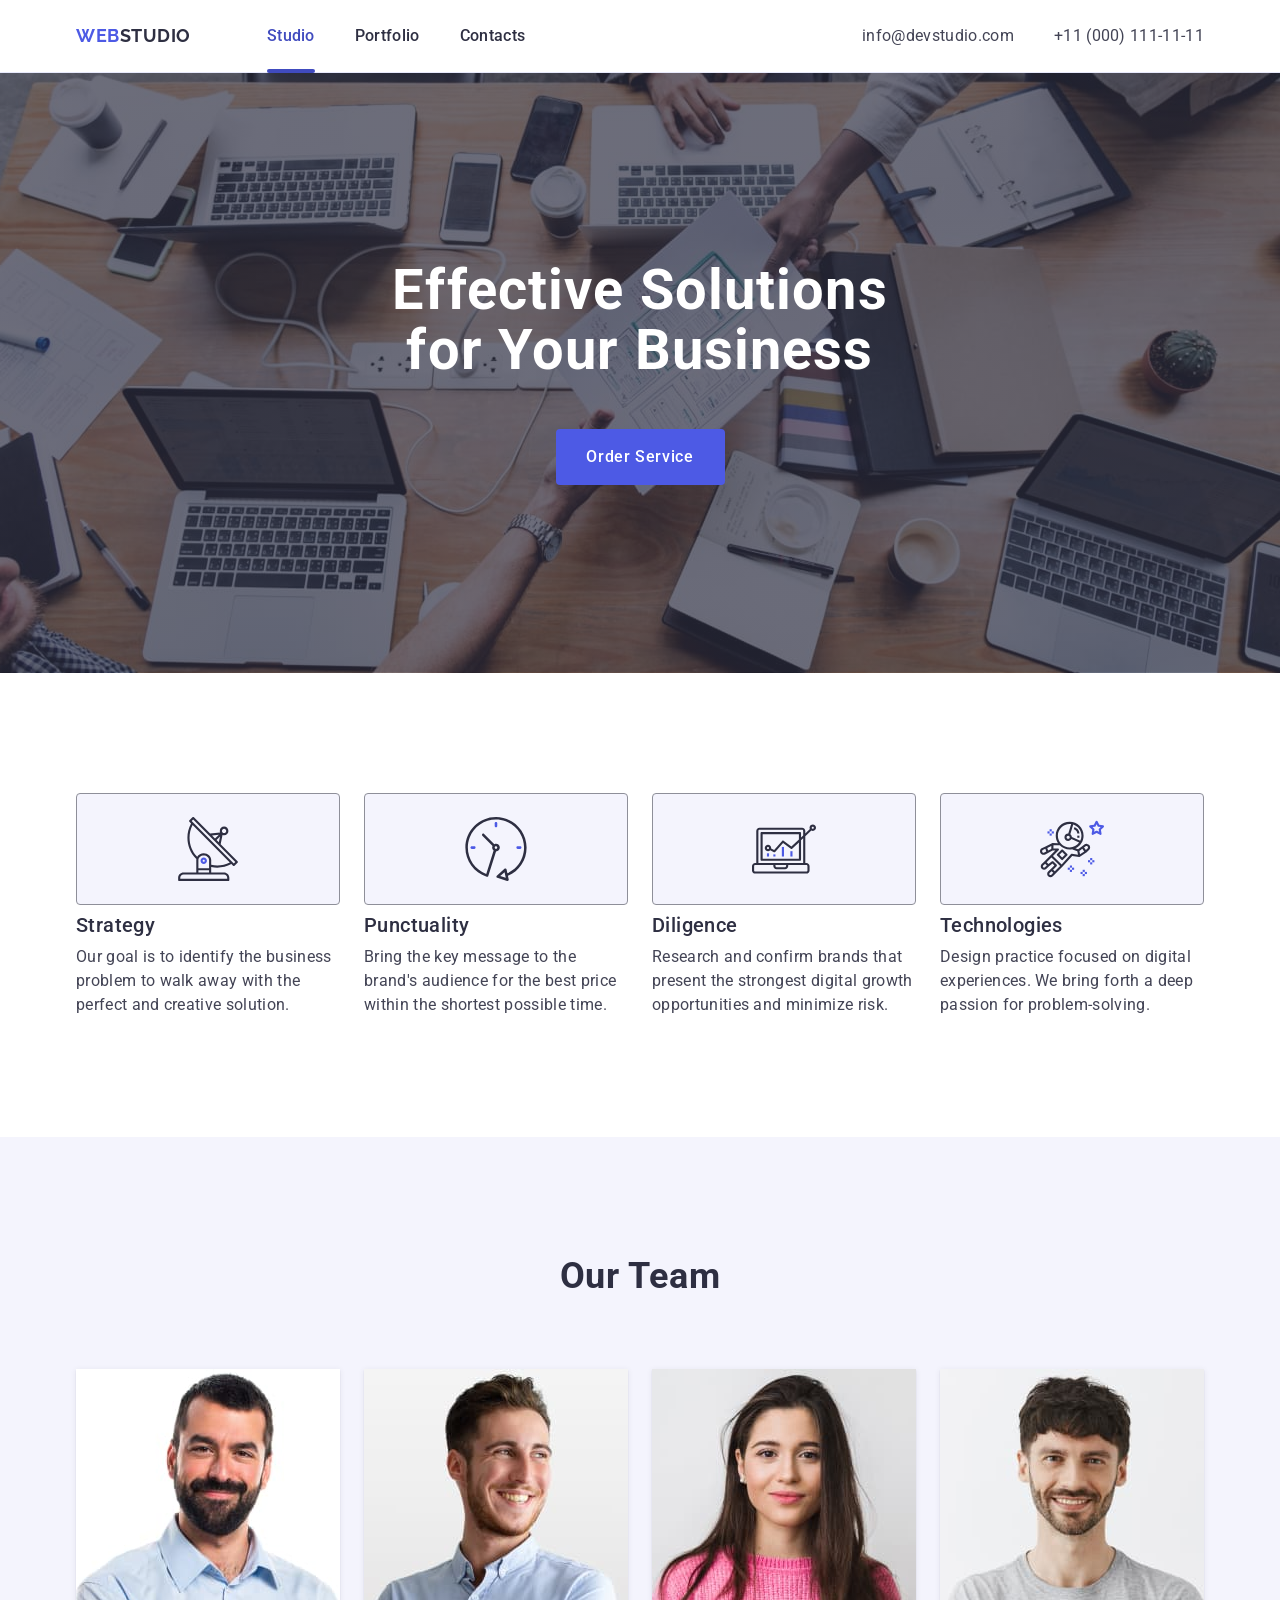
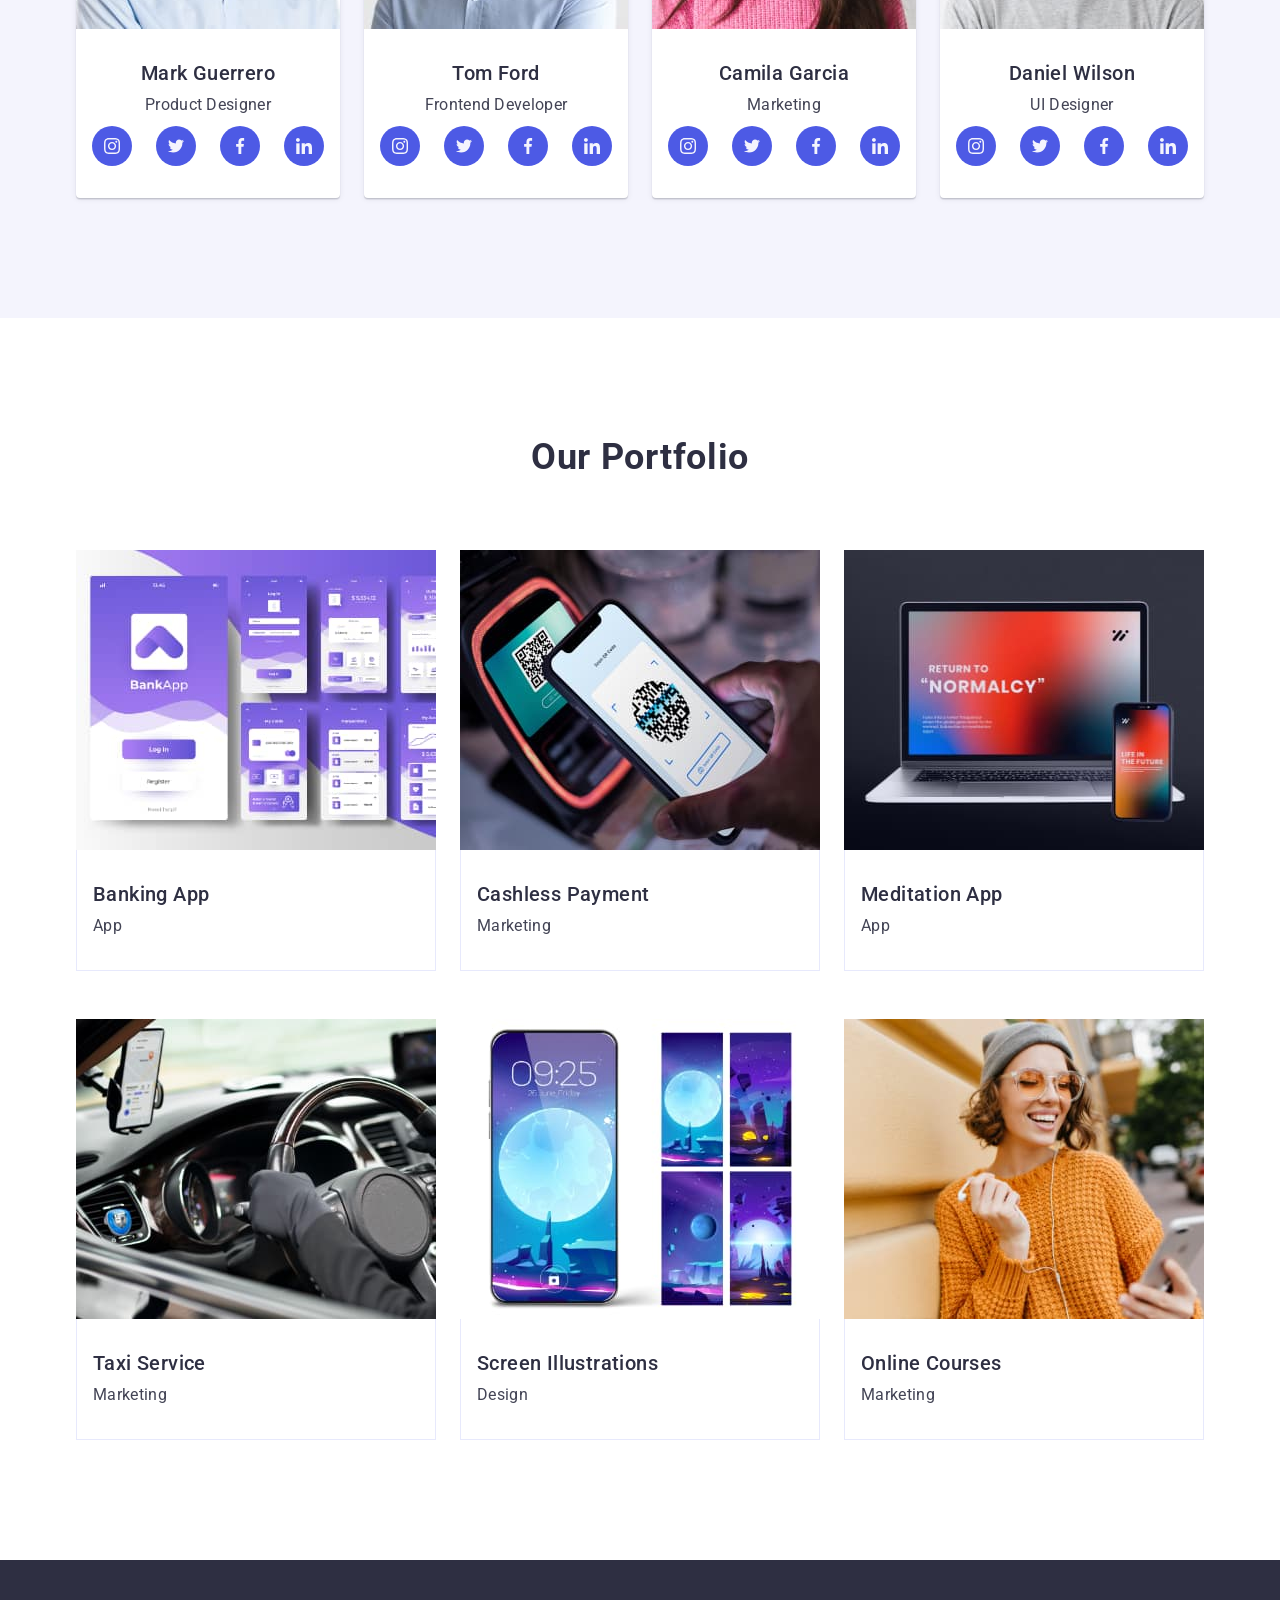
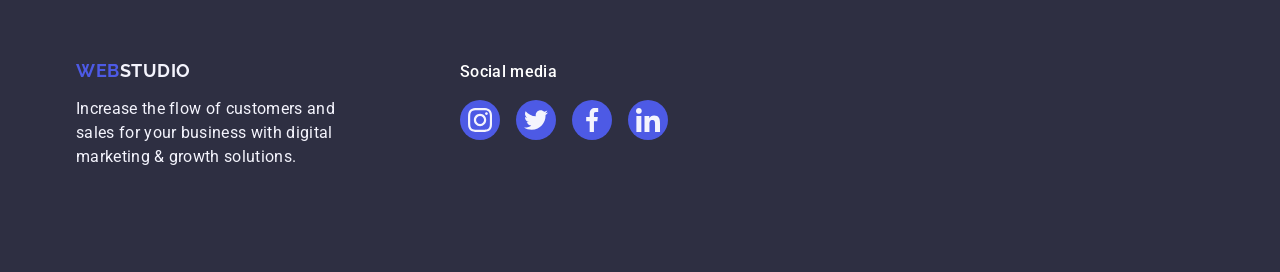
<file: index.html>
<!DOCTYPE html>
<html lang="en">

<head>
    <meta charset="utf-8">
    <meta http-equiv="X-UA-Compatible" content="IE=edge">
    <meta name="viewport" content="width=device-width, initial-scale=1.0">
    <title>WebStudio</title>
    <link rel="stylesheet" href="https://cdnjs.cloudflare.com/ajax/libs/modern-normalize/2.0.0/modern-normalize.min.css"
        integrity="sha512-4xo8blKMVCiXpTaLzQSLSw3KFOVPWhm/TRtuPVc4WG6kUgjH6J03IBuG7JZPkcWMxJ5huwaBpOpnwYElP/m6wg=="
        crossorigin="anonymous" referrerpolicy="no-referrer">
    <link rel="preconnect" href="https://fonts.googleapis.com">
    <link rel="preconnect" href="https://fonts.gstatic.com" crossorigin>
    <link href="https://fonts.googleapis.com/css2?family=Raleway:wght@700&family=Roboto:wght@400;500;700&display=swap"
        rel="stylesheet">
    <link rel="stylesheet" href="./css/styles.css" />
</head>

<body>
    <!--sekcja header-->
    <header class="first-line">
        <!--navigation-->
        <div class="div-container container">
            <nav class="top-line">
                <a href="./index.html" class="web">Web<span class="studio">Studio</span></a>
                <ul class="list-nav">
                    <li>
                        <a class="menu-nav studio-link" href="./index.html">Studio</a>
                    </li>
                    <li>
                        <a class="menu-nav" href="">Portfolio</a>
                    </li>
                    <li>
                        <a class="menu-nav" href="">Contacts</a>
                    </li>
                </ul>
            </nav>
            <!--address link-->
            <address class="address">
                <ul class="contact-list">
                    <li>
                        <a class="contact" href="mailto:info@devstudio.com">info@devstudio.com</a>
                    </li>
                    <li>
                        <a class="contact" href="tel:+110001111111">+11 (000) 111-11-11</a>
                    </li>
                </ul>
            </address>
        </div>
    </header>
    <main>
        <!--pierwsza sekcja-->
        <section class="first-section">
            <div class="container">
                <h1 class="page-title">Effective Solutions for Your Business</h1>
                <button class="service-button" type="button">Order Service</button>
            </div>
        </section>
        <!--druga sekcja-->
        <section class="section-text">
            <div class="container">
                <h2 class="visually-hidden">hidden-header</h2>
                <ul class="list-title">
                    <li class="list-item">
                        <div class="div-list-icon">
                            <svg class="list-icon" width="64" height="64">
                                <use href="./images/icons.svg#icon-antenna.icon"></use>
                            </svg>
                        </div>
                        <h3 class="title">Strategy</h3>
                        <p class="text">Our goal is to identify the business
                            problem to walk away with the perfect and creative solution.</p>
                    </li>
                    <li class="list-item">
                        <div class="div-list-icon">
                            <svg class="list-icon" width="64" height="64">
                                <use href="./images/icons.svg#icon-clock.icon"></use>
                            </svg>
                        </div>
                        <h3 class="title">Punctuality</h3>
                        <p class="text">Bring the key message to the brand's audience for the best price within the
                            shortest
                            possible
                            time.</p>
                    </li>
                    <li class="list-item">
                        <div class="div-list-icon">
                            <svg class="list-icon" width="64" height="64">
                                <use href="./images/icons.svg#icon-diagram.icon"></use>
                            </svg>
                        </div>
                        <h3 class="title">Diligence</h3>
                        <p class="text">Research and confirm brands that present the strongest digital growth
                            opportunities
                            and minimize
                            risk.</p>
                    </li>
                    <li class="list-item">
                        <div class="div-list-icon">
                            <svg class="list-icon" width="64" height="64">
                                <use href="./images/icons.svg#icon-astronaut.icon"></use>
                            </svg>
                        </div>
                        <h3 class="title">Technologies</h3>
                        <p class="text">Design practice focused on digital experiences. We bring forth a deep passion
                            for
                            problem-solving.</p>
                    </li>
                </ul>
            </div>
        </section>
        <!--trzecia sekcja-->
        <section class="team-section">
            <div class="container">
                <h2 class="our-team">Our Team</h2>
                <ul class="team-list">
                    <li class="team-card">
                        <img src="./images/teammate1.jpg" alt="Product Designer" width="264">
                        <div class="div-portfolio">
                            <h3 class="team-mate">Mark Guerrero</h3>
                            <p class="position">Product Designer</p>
                            <ul class="list-icon-social-media">
                                <li class="icon-social-media">
                                    <a href="https://instagram.com/" class="social-media-link" target="_blank">
                                        <svg class="traling-icons" width="16" height="16">
                                            <use href="./images/icons.svg#icon-instagram.icon"></use>
                                        </svg>
                                    </a>
                                </li>
                                <li class="icon-social-media">
                                    <a href="https://www.twitter.com/" class="social-media-link" target="_blank">
                                        <svg class="traling-icons" width="16" height="16">
                                            <use href="./images/icons.svg#icon-twitter.icon"></use>
                                        </svg>
                                    </a>
                                </li>
                                <li class="icon-social-media">
                                    <a href="https://www.facebook.com/" class="social-media-link" target="_blank">
                                        <svg class="traling-icons" width="16" height="16">
                                            <use href="./images/icons.svg#icon-facebook.icon"></use>
                                        </svg>
                                    </a>
                                </li>
                                <li class="icon-social-media">
                                    <a href="https://linkedin.com/" class="social-media-link" target="_blank">
                                        <svg class="traling-icons" width="16" height="16">
                                            <use href="./images/icons.svg#icon-linkedin.icon"></use>
                                        </svg>
                                    </a>
                                </li>
                            </ul>
                        </div>
                    </li>
                    <li class="team-card">
                        <img src="./images/teammate2.jpg" alt="Frontend Developer" width="264">
                        <div class="div-portfolio">
                            <h3 class="team-mate">Tom Ford</h3>
                            <p class="position">Frontend Developer</p>
                            <ul class="list-icon-social-media">
                                <li class="icon-social-media">
                                    <a href="https://instagram.com/" class="social-media-link" target="_blank">
                                        <svg class="traling-icons" width="16" height="16">
                                            <use href="./images/icons.svg#icon-instagram.icon"></use>
                                        </svg>
                                    </a>
                                </li>
                                <li class="icon-social-media">
                                    <a href="https://www.twitter.com/" class="social-media-link" target="_blank">
                                        <svg class="traling-icons" width="16" height="16">
                                            <use href="./images/icons.svg#icon-twitter.icon"></use>
                                        </svg>
                                    </a>
                                </li>
                                <li class="icon-social-media">
                                    <a href="https://www.facebook.com/" class="social-media-link" target="_blank">
                                        <svg class="traling-icons" width="16" height="16">
                                            <use href="./images/icons.svg#icon-facebook.icon"></use>
                                        </svg>
                                    </a>
                                </li>
                                <li class="icon-social-media">
                                    <a href="https://linkedin.com/" class="social-media-link" target="_blank">
                                        <svg class="traling-icons" width="16" height="16">
                                            <use href="./images/icons.svg#icon-linkedin.icon"></use>
                                        </svg>
                                    </a>
                                </li>
                            </ul>
                        </div>
                    </li>
                    <li class="team-card">
                        <img src="./images/teammate3.jpg" alt="Lady from the marketing department" width="264">
                        <div class="div-portfolio">
                            <h3 class="team-mate">Camila Garcia</h3>
                            <p class="position">Marketing</p>
                            <ul class="list-icon-social-media">
                                <li class="icon-social-media">
                                    <a href="https://instagram.com/" class="social-media-link" target="_blank">
                                        <svg class="traling-icons" width="16" height="16">
                                            <use href="./images/icons.svg#icon-instagram.icon"></use>
                                        </svg>
                                    </a>
                                </li>
                                <li class="icon-social-media">
                                    <a href="https://www.twitter.com/" class="social-media-link" target="_blank">
                                        <svg class="traling-icons" width="16" height="16">
                                            <use href="./images/icons.svg#icon-twitter.icon"></use>
                                        </svg>
                                    </a>
                                </li>
                                <li class="icon-social-media">
                                    <a href="https://www.facebook.com/" class="social-media-link" target="_blank">
                                        <svg class="traling-icons" width="16" height="16">
                                            <use href="./images/icons.svg#icon-facebook.icon"></use>
                                        </svg>
                                    </a>
                                </li>
                                <li class="icon-social-media">
                                    <a href="https://linkedin.com/" class="social-media-link" target="_blank">
                                        <svg class="traling-icons" width="16" height="16">
                                            <use href="./images/icons.svg#icon-linkedin.icon"></use>
                                        </svg>
                                    </a>
                                </li>
                            </ul>
                        </div>
                    </li>
                    <li class="team-card">
                        <img src="./images/teammate4.jpg" alt="UI Designer" width="264">
                        <div class="div-portfolio">
                            <h3 class="team-mate">Daniel Wilson</h3>
                            <p class="position">UI Designer</p>
                            <ul class="list-icon-social-media">
                                <li class="icon-social-media">
                                    <a href="https://instagram.com/" class="social-media-link" target="_blank">
                                        <svg class="traling-icons" width="16" height="16">
                                            <use href="./images/icons.svg#icon-instagram.icon"></use>
                                        </svg>
                                    </a>
                                </li>
                                <li class="icon-social-media">
                                    <a href="https://www.twitter.com/" class="social-media-link" target="_blank">
                                        <svg class="traling-icons" width="16" height="16">
                                            <use href="./images/icons.svg#icon-twitter.icon"></use>
                                        </svg>
                                    </a>
                                </li>
                                <li class="icon-social-media">
                                    <a href="https://www.facebook.com/" class="social-media-link" target="_blank">
                                        <svg class="traling-icons" width="16" height="16">
                                            <use href="./images/icons.svg#icon-facebook.icon"></use>
                                        </svg>
                                    </a>
                                </li>
                                <li class="icon-social-media">
                                    <a href="https://linkedin.com/" class="social-media-link" target="_blank">
                                        <svg class="traling-icons" width="16" height="16">
                                            <use href="./images/icons.svg#icon-linkedin.icon"></use>
                                        </svg>
                                    </a>
                                </li>
                            </ul>
                        </div>
                    </li>
                </ul>
            </div>
        </section>
        <!--czwarta sekcja-->
        <section class="our-portfolio-section">
            <div class="container">
                <h2 class="portfolio">Our Portfolio</h2>
                <ul class="portfolio-showcase">
                    <li class="portfolio-item">
                        <div class="hidden-card">
                            <img src="./images/img1.jpg" alt="banking app showcase" width="360" height="300">
                            <p class="hidden-text">14 Stylish and User-Friendly App Design Concepts · Task Manager App · Calorie Tracker App · Exotic Fruit Ecommerce App · Cloud Storage App</p>
                        </div>
                        <div class="div-row">
                            <h3 class="header-portfolio">Banking App</h3>
                            <p class="script">App</p>
                        </div>
                    </li>
                    <li class="portfolio-item">
                        <div class="hidden-card">
                            <img src="./images/img2.jpg" alt="NFC payment" width="360">
                            <p class="hidden-text">14 Stylish and User-Friendly App Design Concepts · Task Manager App · Calorie Tracker App · Exotic Fruit Ecommerce App · Cloud Storage App</p>
                        </div>
                        <div class="div-row">
                            <h3 class="header-portfolio">Cashless Payment</h3>
                            <p class="script">Marketing</p>
                        </div>
                    </li>
                    <li class="portfolio-item">
                        <div class="hidden-card">
                            <img src="./images/img3.jpg" alt="colorful screen of laptop and phone" width="360" height="300">
                            <p class="hidden-text">14 Stylish and User-Friendly App Design Concepts · Task Manager App · Calorie Tracker App · Exotic Fruit Ecommerce App · Cloud Storage App</p>
                        </div>
                        <div class="div-row">
                            <h3 class="header-portfolio">Meditation App</h3>
                            <p class="script">App</p>
                        </div>
                    </li>
                    <li class="portfolio-item">
                        <div class="hidden-card">
                            <img src="./images/img4.jpg" alt="control panel in the car" width="360" height="300">
                            <p class="hidden-text">14 Stylish and User-Friendly App Design Concepts · Task Manager App · Calorie Tracker App · Exotic Fruit Ecommerce App · Cloud Storage App</p>
                        </div>
                        <div class="div-row">
                            <h3 class="header-portfolio">Taxi Service</h3>
                            <p class="script">Marketing</p>
                        </div>
                    </li>
                    <li class="portfolio-item">
                        <div class="hidden-card">
                            <img src="./images/img5.jpg" alt="set of walpapers for phone" width="360" height="300">
                            <p class="hidden-text">14 Stylish and User-Friendly App Design Concepts · Task Manager App · Calorie Tracker App · Exotic Fruit Ecommerce App · Cloud Storage App</p>
                        </div>
                        <div class="div-row">
                            <h3 class="header-portfolio">Screen Illustrations</h3>
                            <p class="script">Design</p>
                        </div>
                    </li>
                    <li class="portfolio-item">
                        <div class="hidden-card">
                            <img src="./images/img6.jpg" alt="smiling lady in orange sweater and sunglasses" width="360" height="300">
                            <p class="hidden-text">14 Stylish and User-Friendly App Design Concepts · Task Manager App · Calorie Tracker App · Exotic Fruit Ecommerce App · Cloud Storage App</p>
                        </div>
                        <div class="div-row">
                            <h3 class="header-portfolio">Online Courses</h3>
                            <p class="script">Marketing</p>
                        </div>
                    </li>
                </ul>
            </div>
        </section>
    </main>
    <!--sekcja footer-->
    <footer class="footer">
        <div class="container div-footer-social-media">
            <div class="div-logo-paragraph">
                <a href="./index.html" class="web web-footer">Web<span class="footer-studio">Studio</span></a>
                <p class="footer-text">Increase the flow of customers and sales for your business with digital marketing &
                growth solutions.</p>
            </div>
        	<div class="div-social-media">
            		<p class="text-media-footer">Social media</p>
            		<ul class="list-media-footer">
                		<li class="icon-social-media">
                    			<a href="https://www.instagram.com/" class="social-media-link footer-icons-cursor" target="_blank">
                        			<svg class="traling-icons" width="24" height="24">
                            			<use href="./images/icons.svg#icon-instagram.icon"></use>
                        			</svg>
                    			</a>
                		</li>
                		<li class="icon-social-media">
                    			<a href="https://www.twitter.com/" class="social-media-link footer-icons-cursor" target="_blank">
                        			<svg class="traling-icons" width="24" height="24">
                            			<use href="./images/icons.svg#icon-twitter.icon"></use>
                        			</svg>
                    			</a>
                		</li>
                		<li class="icon-social-media">
                    			<a href="https://www.facebook.com/" class="social-media-link footer-icons-cursor" target="_blank">
                        			<svg class="traling-icons" width="24" height="24">
                            			<use href="./images/icons.svg#icon-facebook.icon"></use>
                        			</svg>
                    			</a>
                		</li>
                		<li class="icon-social-media">
                    			<a href="https://www.linkedin.com/" class="social-media-link footer-icons-cursor" target="_blank">
                        			<svg class="traling-icons" width="24" height="24">
                            			<use href="./images/icons.svg#icon-linkedin.icon"></use>
                        			</svg>
                    			</a>
                		</li>
            		</ul>
        	</div>
        </div>
    </footer>
</body>

</html>
</file>
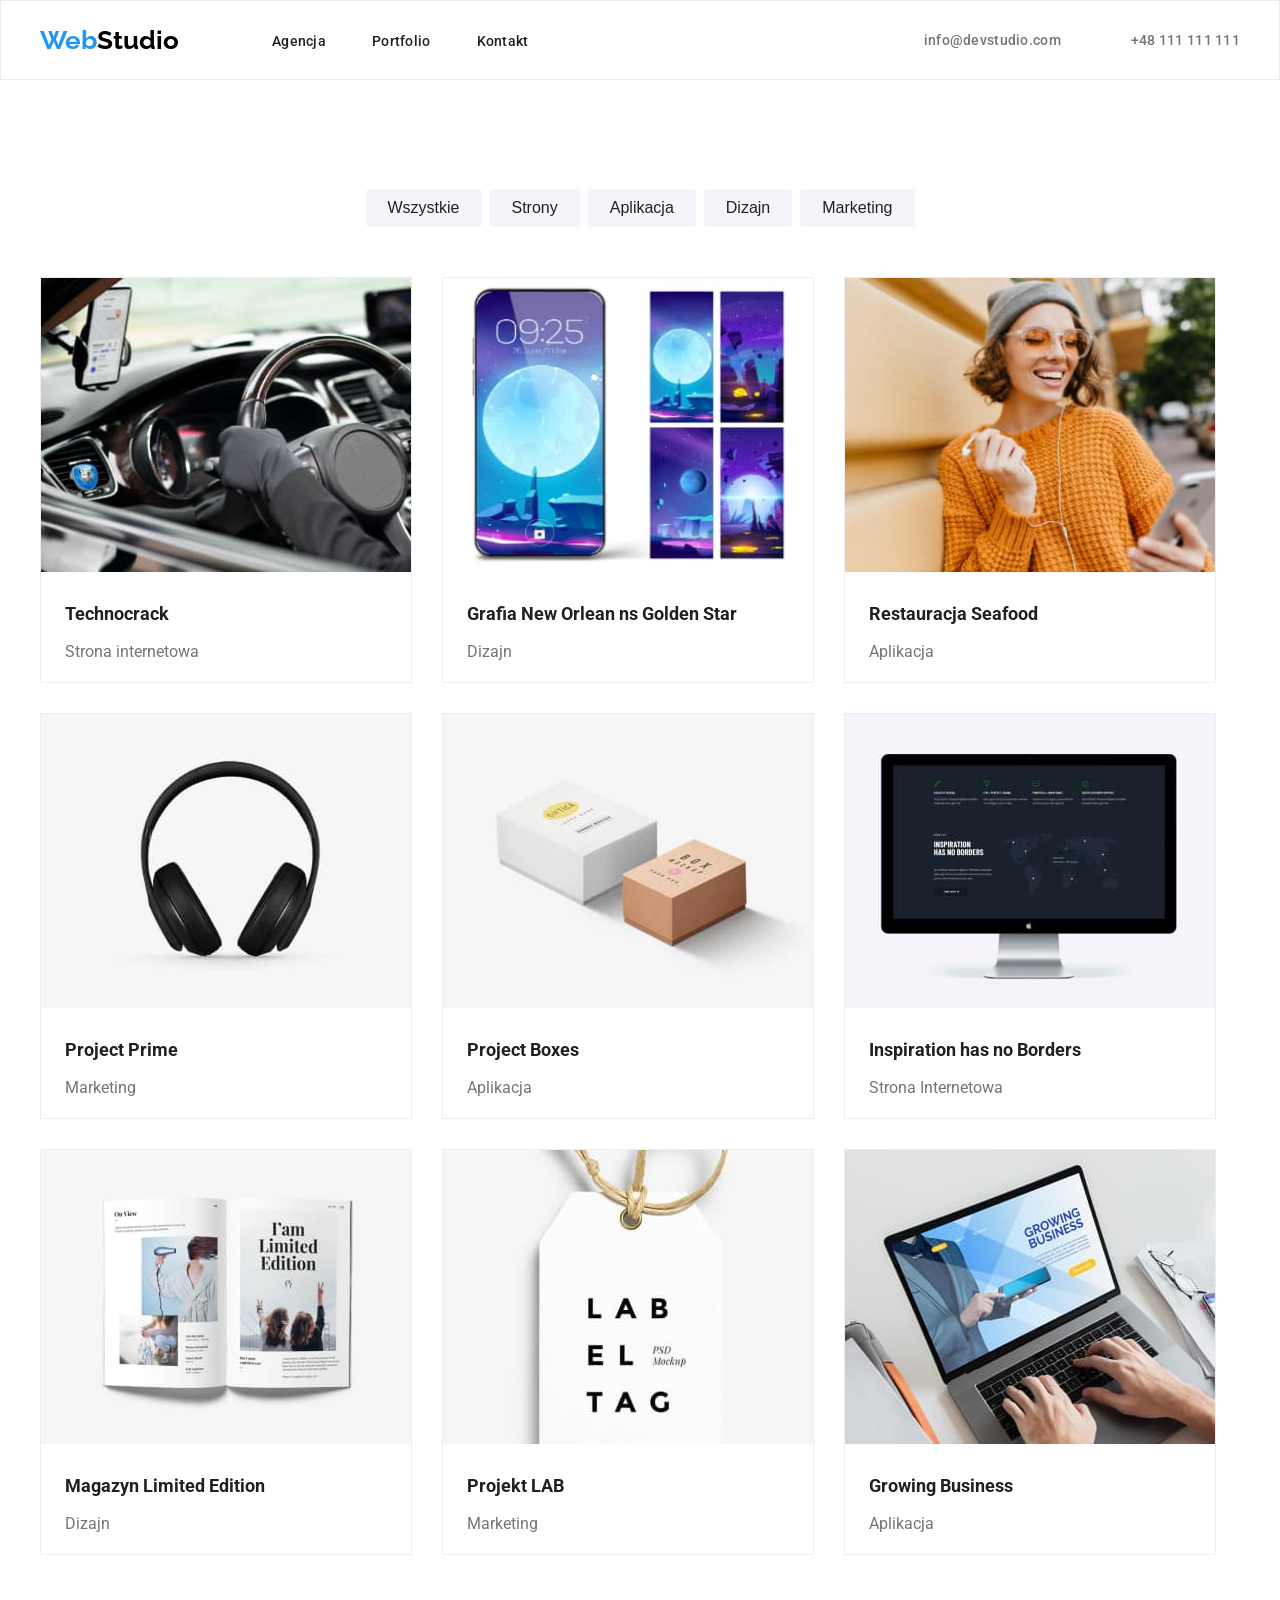
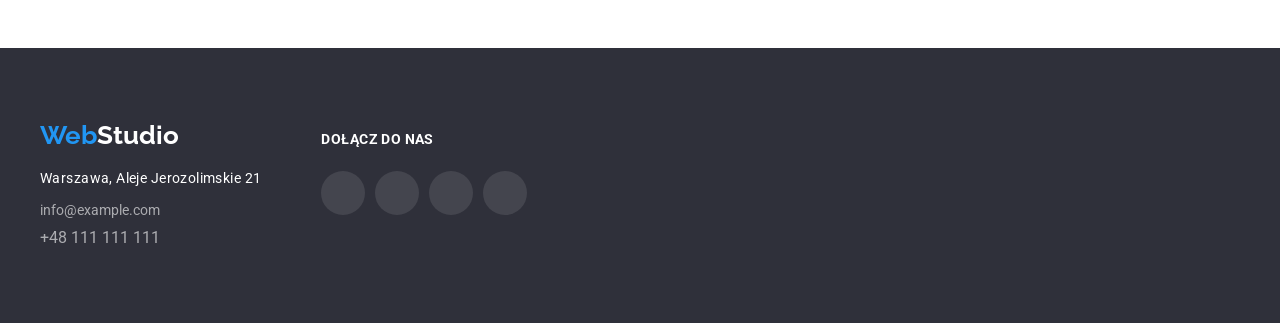
<file: portfolio.html>
<!DOCTYPE html>
<html lang="pl">

<head>
    <meta charset="utf-8">
    <meta http-equiv="X-UA-Compatible" content="IE=edge">
    <meta name="viewport" content="width=device-width, initial-scale=1.0">
    <title>Portfolio</title>
    <link rel="preconnect" href="https://fonts.googleapis.com">
    <link rel="preconnect" href="https://fonts.gstatic.com" crossorigin>
    <link
        href="https://fonts.googleapis.com/css2?family=Raleway:wght@700&family=Roboto:wght@400;500;700;900&display=swap"
        rel="stylesheet" />
    <link rel="stylesheet" href="CSS/styles.css">
</head>

<body>
    <div class="div-border">
        <header>
            <div class="container header-body">
                <div class="div-flex">
                    <a class="web-studio" href="/index.html"><span class="web">Web</span><span
                            class="studio">Studio</span></a>
                    <nav class="nav-flex">
                        <ul class="nav-flex">
                            <li><a class="link" href="#">Agencja</a></li>
                            <li><a class="link" href="./portfolio.html">Portfolio</a></li>
                            <li><a class="link" href="#">Kontakt</a></li>
                        </ul>
                    </nav>
                </div>
                <aside class="link-flex">
                    <a class="contact-link1" href="mailto:info@devstudio.com">
                        <svg class="smart-phone" width="16" height="12">
                            <use href="./images/icons.svg#icon-email"></use>
                        </svg>
                        info@devstudio.com</a>
                    <a class="contact-link1" href="tel:+48111111111">
                        <svg class="smart-phone" width="10" height="16">
                            <use href="./images/icons.svg#icon-Vector"></use>
                        </svg>+48 111 111 111</a>
                </aside>
            </div>
        </header>
    </div>
    <main class="section">
        <section class="container">
            <ul class="button-list button-flex">
                <li>
                    <button class="button" type="button">Wszystkie</button>
                </li>
                <li>
                    <button class="button" type="button">Strony</button>
                </li>
                <li>
                    <button class="button" type="button">Aplikacja</button>
                </li>
                <li>
                    <button class="button" type="button">Dizajn</button>
                </li>
                <li>
                    <button class="button" type="button">Marketing</button>
                </li>
            </ul>
        </section>
        <section>
            <ul class="button-list img2-display container">
                <li>
                    <figure class="portfolio-images"><img src="./images/img4.jpg" alt="ekran laptopa" width="370"
                            height="294">
                        <figcaption class="ffffff">
                            <p class="head-text">Technocrack</p>
                            <p class="line-text">Strona internetowa</p>
                        </figcaption>
                    </figure>
                </li>
                <li>
                    <figure class="portfolio-images"><img src="./images/img5.jpg" alt="grający koszykarze" width="370"
                            height="294">
                        <figcaption class="ffffff">
                            <p class="head-text">Grafia New Orlean ns Golden Star</p>
                            <p class="line-text">Dizajn</p>
                        </figcaption>
                    </figure>
                </li>
                <li>
                    <figure class="portfolio-images"><img src="./images/img6.jpg" alt="ryba z opisem" width="370"
                            height="294">
                        <figcaption class="ffffff">
                            <p class="head-text">Restauracja Seafood</p>
                            <p class="line-text">Aplikacja</p>
                        </figcaption>
                    </figure>
                </li>
                <li>
                    <figure class="portfolio-images"><img src="./images/img7.jpg" alt="czarne nauszne sluchawki"
                            width=370 height=294>
                        <figcaption class="ffffff">
                            <p class="head-text">Project Prime</p>
                            <p class="line-text">Marketing</p>
                        </figcaption>
                    </figure>
                </li>
                <li>
                    <figure class="portfolio-images">
                        <img src="./images/img8.jpg" alt="dwa kartonowe pudelka" width=370 height=294>
                        <figcaption class="ffffff">
                            <p class="head-text">Project Boxes</p>
                            <p class="line-text">Aplikacja</p>
                        </figcaption>
                    </figure>
                </li>
                <li>
                    <figure class="portfolio-images"><img src="./images/img9.jpg" alt="ekran komputera" width=370
                            height=294>
                        <figcaption class="ffffff">
                            <p class="head-text">Inspiration has no Borders</p>
                            <p class="line-text">Strona Internetowa</p>
                    </figure>
                </li>
                <li>
                    <figure class="portfolio-images"><img src="./images/img10.jpg" alt="owarte czasopismo" width=370
                            height=294>
                        <figcaption class="ffffff">
                            <p class="head-text">Magazyn Limited Edition</p>
                            <p class="line-text">Dizajn</p>
                        </figcaption>
                    </figure>
                </li>
                <li>
                    <figure class="portfolio-images"><img src="./images/img11.jpg" alt="metka odziezowa z napisem"
                            width=370 height=294>
                        <figcaption class="ffffff">
                            <p class="head-text">Projekt LAB</p>
                            <p class="line-text">Marketing</p>
                        </figcaption>
                    </figure>
                </li>
                <li>
                    <figure class="portfolio-images"><img src="./images/img12.jpg" alt="wlaczony-laptop" width=370
                            height=294>
                        <figcaption class="ffffff">
                            <p class="head-text">Growing Business</p>
                            <p class="line-text">Aplikacja</p>
                        </figcaption>
                    </figure>
                </li>
            </ul>
        </section>
    </main>
    <footer class="color-footer">
        <section class="container flex-footer">
            <div>
                <a class="web-studio web-studio-margin" href="/index.html"><span class="Web">Web</span><span
                        class="studio-footer">Studio</span></a>
                <address>
                    <ul class="button-list adress-flex">
                        <li>
                            <a class="adress-footer" href="https://goo.gl/maps/VbSn34Kh2Uzp6g4f7" target="_blank"
                                rel="noopener nofollow noreferrer">Warszawa, Aleje Jerozolimskie 21</a>
                        </li>
                        <li><a class="contact" href="mailto:info@example.com">info@example.com</a></li>
                        <li><a class="contact-phone" href="tel:+48111111111">+48 111 111 111</a></li>
                    </ul>
                </address>
            </div>
            <div>
                <h5 class="join-us">DOŁĄCZ DO NAS</h5>
                <ul class="icons-footer button-list jprdl">
                    <li>
                        <svg class="icons-design">
                            <use href="./images/icons.svg#icon-instagram-2" width="20" height="20"></use>
                        </svg>
                    </li>
                    <li>
                        <svg class="icons-design">
                            <use href="./images/icons.svg#icon-twitter-1" width="20" height="20"></use>
                        </svg>
                    </li>
                    <li>
                        <svg class="icons-design">
                            <use href="./images/icons.svg#icon-facebook-1" width="20" height="20"></use>
                        </svg>
                    </li>
                    <li>
                        <svg class="icons-design">
                            <use href="./images/icons.svg#icon-linkedin-1" width="20" height="20"></use>
                        </svg>
                    </li>
                </ul>
            </div>
        </section>
    </footer>
</body>

</html>
</file>
<file: css/styles.css>
*,
*::before,
*::after {
	box-sizing: border-box;
	margin: 0;
	padding: 0;
}

body {
	font-family: "Roboto", sans-serif;
	background-color: #ffffff;
	font-size: 16px;
	line-height: 1.5;
	letter-spacing: 0.02em;
	color: #434455;
}

img {
	display: block;
	max-width: 100%;
	height: auto;
}

.first-line {
	border-bottom: 1px solid #e7e9fc;
	box-shadow: 0 2px 1px rgba(46, 47, 66, 0.08), 0 1px 1px rgba(46, 47, 66, 0.16), 0 1px 6px rgba(46, 47, 66, 0.08);
}

.div-container {
	display: flex;
	align-items: center;
	justify-content: space-between;
}

.container {
	width: 1158px;
	margin: 0 auto;
	padding: 0 15px;
}

.top-line {
	display: flex;
	align-items: center;
	justify-content: space-between;
}

.web {
	font-family: "Raleway", sans-serif;
	font-weight: 700;
	font-size: 18px;
	line-height: 1.17;
	letter-spacing: 0.03em;
	text-transform: uppercase;
	text-decoration: none;
	color: #4d5ae5;
	display: flex;
	margin-right: 76px;
}

.studio {
	font-family: "Raleway", sans-serif;
	font-weight: 700;
	font-size: 18px;
	line-height: 1.17;
	letter-spacing: 0.03em;
	text-decoration: none;
	color: #2e2f42;
}

.list-nav {
	display: flex;
	gap: 40px;
}

.menu-nav {
	font-family: "Roboto";
	font-weight: 500;
	font-size: 16px;
	line-height: 1.5;
	letter-spacing: 0.02em;
	text-decoration: none;
	color: #2e2f42;
	display: flex;
	padding: 24px 0;
	position: relative;
	transition: color 250ms cubic-bezier(0.4, 0, 0.2, 1);
}

.studio-link {
	position: relative;
	color: #404bbf;
	transition: color 250ms cubic-bezier(0.4, 0, 0.2, 1);
}

.studio-link::after {
	content: "";
	width: 100%;
	position: absolute;
	left: 0;
	bottom: -1px;
	height: 4px;
	background-color: #404bbf;
	border-radius: 2px;
}

.menu-nav:hover,
.menu-nav:focus {
	color: #404bbf;
}

.address {
	font-style: normal;
}

.contact-list {
	display: flex;
	padding: 24px 0;
	gap: 40px;
}

.contact {
	font-family: "Roboto";
	font-weight: 400;
	font-size: 16px;
	line-height: 1.5;
	letter-spacing: 0.02em;
	text-decoration: none;
	color: #434455;
	transition: color 250ms cubic-bezier(0.4, 0, 0.2, 1);
}

.contact:hover,
.contact:focus {
	color: #404bbf;
}

.first-section {
	background-color: #2e2f42;
	text-align: center;
	padding: 188px 0;
	background-image: linear-gradient(rgba(46, 47, 66, 0.7), rgba(46, 47, 66, 0.7)), url(../images/hero-image.jpg);
	background-repeat: no-repeat;
	background-position: center;
	background-size: cover;
	transition: background-color 250ms cubic-bezier(0.4, 0, 0.2, 1);
	margin: auto;
	max-width: 1440px;
}

.page-title {
	font-family: "Roboto";
	font-weight: 700;
	font-size: 56px;
	line-height: 1.07;
	letter-spacing: 0.02em;
	text-align: center;
	color: #ffffff;
	margin: 0 auto;
	margin-bottom: 48px;
	max-width: 496px;
}

.service-button {
	font-family: "Roboto", sans-serif;
	font-weight: 500;
	font-size: 16px;
	line-height: 1.5;
	letter-spacing: 0.04em;
	color: #ffffff;
	background-color: #4d5ae5;
	cursor: pointer;
	display: block;
	border-radius: 4px;
	margin: 0 auto;
	height: 56px;
	border: none;
	min-width: 169px;
	transition: background-color 250ms cubic-bezier(0.4, 0, 0.2, 1);
}
.section-text {
	padding: 120px 0 120px 0;
}

.visually-hidden {
	position: absolute;
	width: 1px;
	height: 1px;
	margin: -1px;
	border: 0;
	padding: 0;
	white-space: nowrap;
	clip-path: inset(100%);
	clip: rect(0 0 0 0);
	overflow: hidden;
}

.list-title {
	display: flex;
	gap: 24px;
}

.list-item {
	width: calc((100% - 3 * 24px) / 4);
}

.div-list-icon {
	display: flex;
	align-items: center;
	justify-content: center;
	background: #f4f4fd;
	width: 264px;
	height: 112px;
	margin-bottom: 8px;
	border: 1px solid #8e8f99;
	border-radius: 4px;
	position: relative;
}

.list-icon {
	top: 24px;
	left: 100px;
}

.service-button:hover,
.service-button:active,
.service-button:focus {
	background-color: #404bbf;
}

.second-section {
	font-weight: 700;
	font-size: 36px;
	line-height: 1.11;
	letter-spacing: 0.02em;
	text-align: center;
	color: #2e2f42;
}

.title {
	font-family: "Roboto";
	font-weight: 500;
	font-size: 20px;
	line-height: 1.2;
	letter-spacing: 0.02em;
	color: #2e2f42;
	margin-bottom: 8px;
}

.text {
	font-family: "Roboto";
	font-weight: 400;
	font-size: 16px;
	color: #434455;
}

ul {
	list-style-type: none;
}

.team-section {
	background-color: #f4f4fd;
	padding-top: 120px;
	padding-bottom: 120px;
}

.our-team {
	font-family: "Roboto";
	font-weight: 700;
	font-size: 36px;
	line-height: 1.11;
	letter-spacing: 0.02em;
	text-align: center;
	text-transform: capitalize;
	color: #2e2f42;
	margin-bottom: 72px;
}

.team-list {
	display: flex;
	gap: 24px;
}

.team-card {
	background-color: #ffffff;
	text-align: center;
	box-shadow: 0 2px 1px 0 rgba(46, 47, 66, 0.08),
		0 1px 1px 0 rgba(46, 47, 66, 0.16), 0 1px 6px 0 rgba(46, 47, 66, 0.08);
	border-radius: 0px 0px 4px 4px;
}

.team-mate {
	font-family: "Roboto";
	font-weight: 500;
	font-size: 20px;
	line-height: 1.2;
	letter-spacing: 0.02em;
	text-align: center;
	color: #2e2f42;
	margin-bottom: 8px;
}

.position {
	font-family: "Roboto";
	font-weight: 400;
	font-size: 16px;
	line-height: 1.5;
	letter-spacing: 0.02em;
	text-align: center;
	color: #434455;
}

.list-icon-social-media {
	display: flex;
	justify-content: center;
	margin: 9px 16px 0px 16px;
	gap: 24px;
}

.icon-social-media {
	width: 40px;
	height: 40px;
}

.social-media-link {
	display: flex;
	justify-content: center;
	align-items: center;
	width: 100%;
	height: 100%;
	background-color: #4d5ae5;
	border-radius: 50%;
	transition: background-color 250ms cubic-bezier(0.4, 0, 0.2, 1)
}

.social-media-link:hover,
.social-media-link:focus {
	background-color: #404bbf;
}

.traling-icons {
	fill: #f4f4fd;
}

.our-portfolio-section {
	background-color: #ffffff;
	padding-top: 120px;
	padding-bottom: 120px;
}

.portfolio {
	font-family: "Roboto";
	font-weight: 700;
	font-size: 36px;
	line-height: 1.11;
	letter-spacing: 0.02em;
	text-align: center;
	text-transform: capitalize;
	color: #2e2f42;
	text-align: center;
	margin-bottom: 72px;
}

.portfolio-showcase {
	display: flex;
	flex-wrap: wrap;
	column-gap: 24px;
	row-gap: 48px;
}

.portfolio-item {
	width: calc((100% - 48px) / 3);
    transition: box-shadow 250ms cubic-bezier(0.4, 0, 0.2, 1);
}

.portfolio-item:hover,
.portfolio-item:focus {
	box-shadow: 0 2px 1px 0 rgba(46, 47, 66, 0.08),
        0 1px 1px 0 rgba(46, 47, 66, 0.16), 0 1px 6px 0 rgba(46, 47, 66, 0.08);
}

.hidden-card {
	position: relative;
	overflow: hidden;
}

.hidden-text {
	font-size: 16px;
	line-height: 1.5;
	letter-spacing: 0.02em;
	color: #f4f4fd;
	background-color: #4d5ae5;
	padding: 40px 32px;
	height: 100%;
	width: 100%;
	top: 0;
	transform: translateY(100%);
	transition: transform 250ms cubic-bezier(0.4, 0, 0.2, 1);
	position: absolute;
}

.portfolio-item:hover .hidden-text {
	transform: translateY(0%);
}

.div-row {
	border: 1px solid #e7e9fc;
	padding: 32px 16px;
	border-top: none;
}

.div-portfolio {
	padding: 32px 0px;
}

.header-portfolio {
	font-family: "Roboto";
	font-weight: 500;
	font-size: 20px;
	line-height: 1.2;
	letter-spacing: 0.02em;
	text-align: left;
	color: #2e2f42;
	margin-bottom: 8px;
}

.script {
	font-family: "Roboto";
	font-weight: 400;
	font-size: 16px;
	color: #434455;
}

.footer {
	background-color: #2e2f42;
	height: 312px;
	padding: 100px 0;
}

.web-footer {
	display: inline-block;
	margin-bottom: 16px;
}

.footer-studio {
	font-family: "Raleway", sans-serif;
	font-weight: 700;
	font-size: 18px;
	line-height: 1.17;
	letter-spacing: 0.03em;
	text-transform: uppercase;
	color: #f4f4fd;
}

.footer-text {
	font-family: "Roboto";
	font-weight: 400;
	font-size: 16px;
	color: #f4f4fd;
	line-height: 24px;
	display: block;
	flex-wrap: wrap;
	width: 264px;
}

.div-footer-social-media {
	display: flex;
	align-items: baseline;
}

.div-logo-paragraph {
	margin-right: 120px;
}

.text-media-footer {
	font-weight: 500;
	font-size: 16px;
	line-height: 1.5;
	letter-spacing: 0.02em;
	color: #FFFFFF;
	margin-bottom: 16px;
}

.list-media-footer {
	display: flex;
	gap: 16px;
}

.footer-icons-cursor:hover,
.footer-icons-cursor:focus {
	background-color: #31d0aa;
}
</file>
<file: CSS/styles.css>
body {
	font-family: "Roboto", sans-serif;
	background: #fff;
	margin: 0;
}

:root {
	--brand-color: #2196f3;
}

.web-studio {
	font-family: Raleway;
	font-weight: 700;
	font-size: 26px;
	line-height: 1.17;
	color: var(--brand-color);
	text-decoration: none;
}

.web {
	color: var(--brand-color);
}

.studio {
	color: #000000;
}

.link {
	color: #212121;
	text-decoration: none;
	font-weight: 500;
	font-size: 14px;
	line-height: 1.19;
	letter-spacing: 0.02em;
}

.link:hover,
.link:focus {
	color: var(--brand-color);
}

.contact-link1 {
	color: #757575;
	text-decoration: none;
	font-weight: 500;
	font-size: 14px;
	line-height: 1.19;
	letter-spacing: 0.02em;
	display: flex;
	align-items: center;
	fill: #757575;
}

.contact-link1:hover,
.contact-link1:focus {
	color: var(--brand-color);
	fill: var(--brand-color);
}

.headline {
	font-weight: 900;
	font-size: 44px;
	line-height: 1.36;
	letter-spacing: 0.06em;
	color: #ffffff;
	text-transform: uppercase;
	text-align: center;
	margin: 0;
	padding-top: 200px;
	padding-bottom: 30px;
}

.service-button {
	font-weight: 700;
	font-size: 16px;
	line-height: 1.88;
	background: var(--brand-color);
	box-shadow: 0px 4px 4px rgba(0, 0, 0, 0.15);
	cursor: pointer;
	color: #ffffff;
	padding: 10px 42px;
	margin-bottom: 200px;
	border-radius: 4px;
}

.lorem {
	font-weight: 700;
	font-size: 14px;
	line-height: 1.14;
	color: #212121;
}

.lorem-text {
	font-weight: 400px;
	font-size: 14px;
	line-height: 1.71;
	color: #757575;
}

.about-us {
	font-weight: 700;
	font-size: 36px;
	line-height: 1.19;
	color: #212121;
	text-align: center;
	margin: 0;
	margin-bottom: 50px;
}

.our-team {
	font-weight: 700;
	font-size: 36px;
	line-height: 1.19;
	color: #212121;
	text-align: center;
	margin: 0;
	margin-bottom: 50px;
}

.employee {
	font-weight: 500;
	font-size: 16px;
	line-height: 1.19;
	color: #212121;
	text-align: center;
	margin-top: 30px;
}

.function {
	font-weight: 400;
	font-size: 16px;
	line-height: 1.19;
	color: #757575;
	text-align: center;
	margin-bottom: 30px;
}

.contact {
	font-weight: 400;
	font-size: 14px;
	color: #757575;
	text-decoration: none;
	font-style: normal;
	color: rgba(255, 255, 255, 0.6);
}

.contact:hover,
.contact:focus {
	color: var(--brand-color);
}

.contact-phone {
	text-decoration: none;
	font-style: normal;
	color: rgba(255, 255, 255, 0.6);
}

.contact-phone:hover,
.contact-phone:focus {
	color: var(--brand-color);
}

.contact-phone:hover,
.contact-phone:focus {
	color: var(--brand-color);
}
.button {
	font-weight: 500;
	font-size: 16px;
	line-height: 1.6;
	cursor: pointer;
	color: #212121;
	border: none;
	border-radius: 4px;
	background-color: #f5f4fa;
	padding: 6px 22px;
}

.button-list {
	list-style: none;
	padding: 0;
}

.button:hover,
.button:focus {
	background-color: var(--brand-color);
	color: #fff;
	box-shadow: 0px 3px 1px rgba(0, 0, 0, 0.1), 0px 1px 2px rgba(0, 0, 0, 0.08),
		0px 2px 2px rgba(0, 0, 0, 0.12);
}

.head-text {
	font-weight: 700;
	font-size: 18px;
	line-height: 2;
	color: #212121;
	margin: 0;
	margin-bottom: 4px;
}

.line-text {
	font-weight: 400;
	font-size: 16px;
	line-height: 2;
	color: #757575;
	margin: 0;
}

.studio-footer {
	color: #ffffff;
}

.adress-footer {
	font-size: 14px;
	line-height: 1, 71;
	letter-spacing: 0.03em;
	color: #ffffff;
	text-decoration: none;
}

.color-section {
	background-color: #2f303a;
	background-image: linear-gradient(rgba(0, 0, 0, 0.5), rgba(0, 0, 0, 0.4)),
		url(../images/mainimg.jpg);
	background-position: center;
	background-size: 1600px;
	background-repeat: no-repeat;
	display: flex;
	justify-content: center;
	flex-direction: column;
	align-items: center;
}

.color-footer {
	background-color: #2f303a;
	padding-block: 60px;
}

.color-team {
	background-color: #f5f4fa;
}

.employee-photo {
	width: 270px;
	background-color: #ffffff;
	box-shadow: 0px 1px 3px rgba(0, 0, 0, 0.12), 0px 1px 1px rgba(0, 0, 0, 0.14),
		0px 2px 1px rgba(0, 0, 0, 0.2);
	border-radius: 0px 0px 4px 4px;
	margin: 0;
}

.adress-footer {
	font-size: 14px;
	line-height: 1.71;
	letter-spacing: 0.03em;
	color: #ffffff;
	text-decoration: none;
	font-style: normal;
}

.portfolio-images {
	background-color: #fff;
	width: 370px;
	height: 404px;
	border: 1px solid #eee;
	margin: 0;
}

.portfolio-images:hover,
.portfolio-images:focus {
	box-shadow: 0px 1px 1px rgba(0, 0, 0, 0.12), 0px 4px 4px rgba(0, 0, 0, 0.06),
		1px 4px 6px rgba(0, 0, 0, 0.16);
	cursor: pointer;
}

.header-body {
	display: flex;
	align-items: center;
	gap: 50px;
	justify-content: space-between;
	padding: 24px 0;
}

.nav-flex {
	display: flex;
	gap: 46px;
	justify-content: center;
	align-items: center;
	list-style: none;
	padding: 0;
	margin: 0;
}

.container {
	width: 1200px;
	margin: 0 auto;
}

.list-display {
	display: flex;
	flex-direction: row;
	list-style: none;
	justify-content: center;
	align-items: center;
	gap: 30px;
	padding: 0;
}

.section {
	padding-block: 93px;
}

.img-display {
	display: flex;
	flex-direction: row;
	gap: 30px;
}

.img2-display {
	display: flex;
	gap: 30px;
	flex-direction: row;
	flex-wrap: wrap;
}

.button-flex {
	display: flex;
	gap: 8px;
	flex-direction: row;
	justify-content: center;
	align-items: center;
	margin-bottom: 50px;
}

.div-flex {
	display: flex;
	gap: 93px;
	align-items: center;
}

.link-flex {
	display: flex;
	gap: 50px;
	align-items: center;
	margin: 0;
	padding: 0;
	justify-content: center;
}

.ffffff {
	padding: 20px 24px;
}

.web-studio-margin {
	margin-bottom: 20px;
}

.adress-flex {
	display: flex;
	gap: 9px;
	flex-direction: column;
}

.div-border {
	border: 1px solid #ececec;
}

.about-us-padding {
	padding-bottom: 94px;
}

.icon-background {
	background-color: #f5f4fa;
	padding-block: 25px;
	padding-inline: 100px;
	margin-bottom: 30px;
}

h4 {
	margin: 0;
}

.smart-phone {
	margin-right: 10px;
}

.about-us-icons {
	display: flex;
	justify-content: space-around;
	padding: 0 27px 0;
	background: var(--main-white-color);
	gap: 10px;
	margin: 0;
	margin-inline: 32px;
	cursor: pointer;
}

.social-media {
	fill: #afb1b8;
	width: 44px;
	height: 44px;
	border-radius: 50%;
	display: block;
	margin-bottom: 30px;
}

.social-media:hover,
.social-media:focus {
	background-color: var(--brand-color);
	fill: #fff;
}

.social-media use {
	display: block;
	transform: translate(25%, 25%);
}

.our-customers-flex {
	display: flex;
	flex-direction: row;
	fill: #afb1b8;
	gap: 30px;
}

.icons {
	display: flex;
	align-items: center;
	justify-content: center;
	padding: 16px 32px;
	border: 1px solid #afb1b8;
	border-radius: 5%;
}

.icons:hover,
.icons:focus {
	border-color: var(--brand-color);
	fill: var(--brand-color);
	cursor: pointer;
}

.join-us {
	color: #fff;
	font-size: 14px;
	font-family: Roboto;
	font-style: normal;
	font-weight: 700;
	line-height: normal;
	letter-spacing: 0.42px;
	text-transform: uppercase;
}

.jprdl {
	display: flex;
	flex-direction: row;
	gap: 10px;
	fill: #fff;
}

.flex-footer {
	display: flex;
	flex-direction: row;
	gap: 60px;
	align-items: baseline;
}

.icons-design {
	width: 44px;
	height: 44px;
	border-radius: 50%;
	background: rgba(255, 255, 255, 0.1);
}

.icons-design use {
	display: block;
	transform: translate(25%, 25%);
}

.icons-design:hover,
.icons-design:focus {
	background-color: var(--brand-color);
	fill: #fff;
	cursor: pointer;
}
</file>
